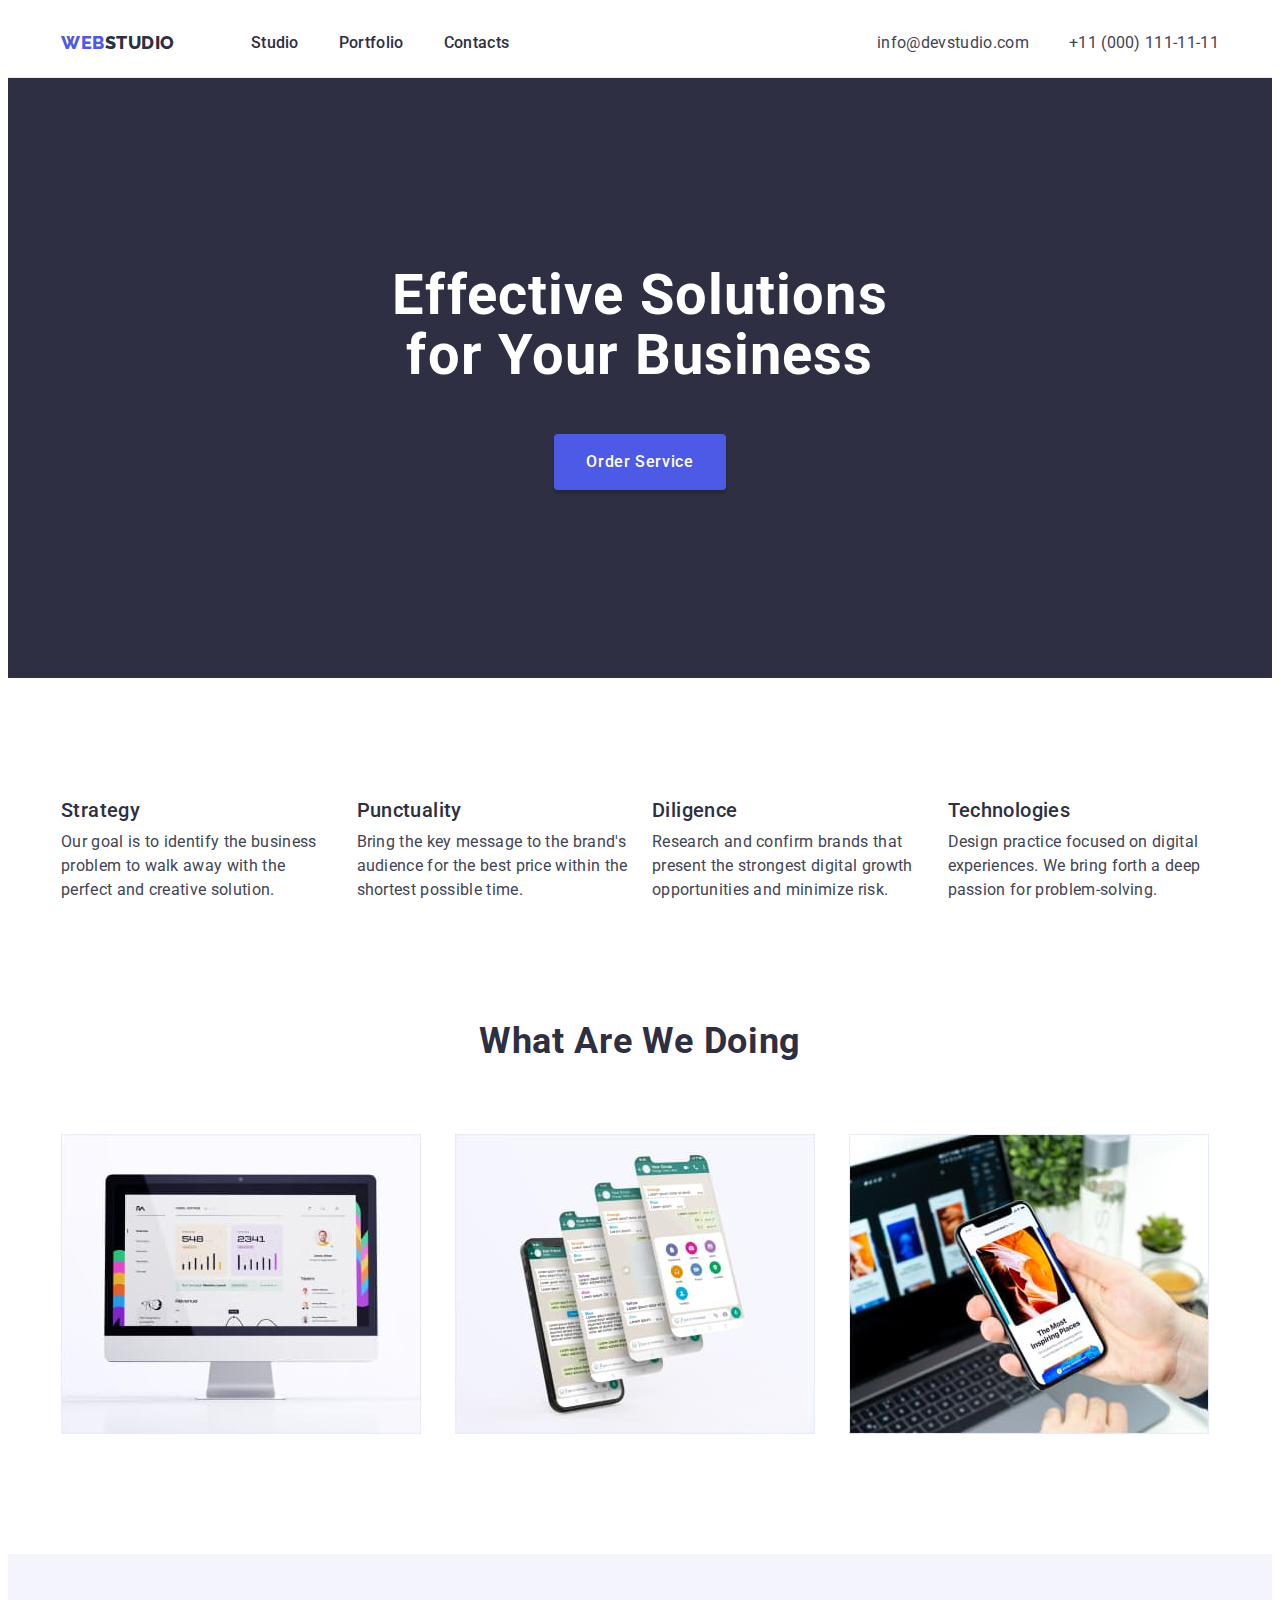
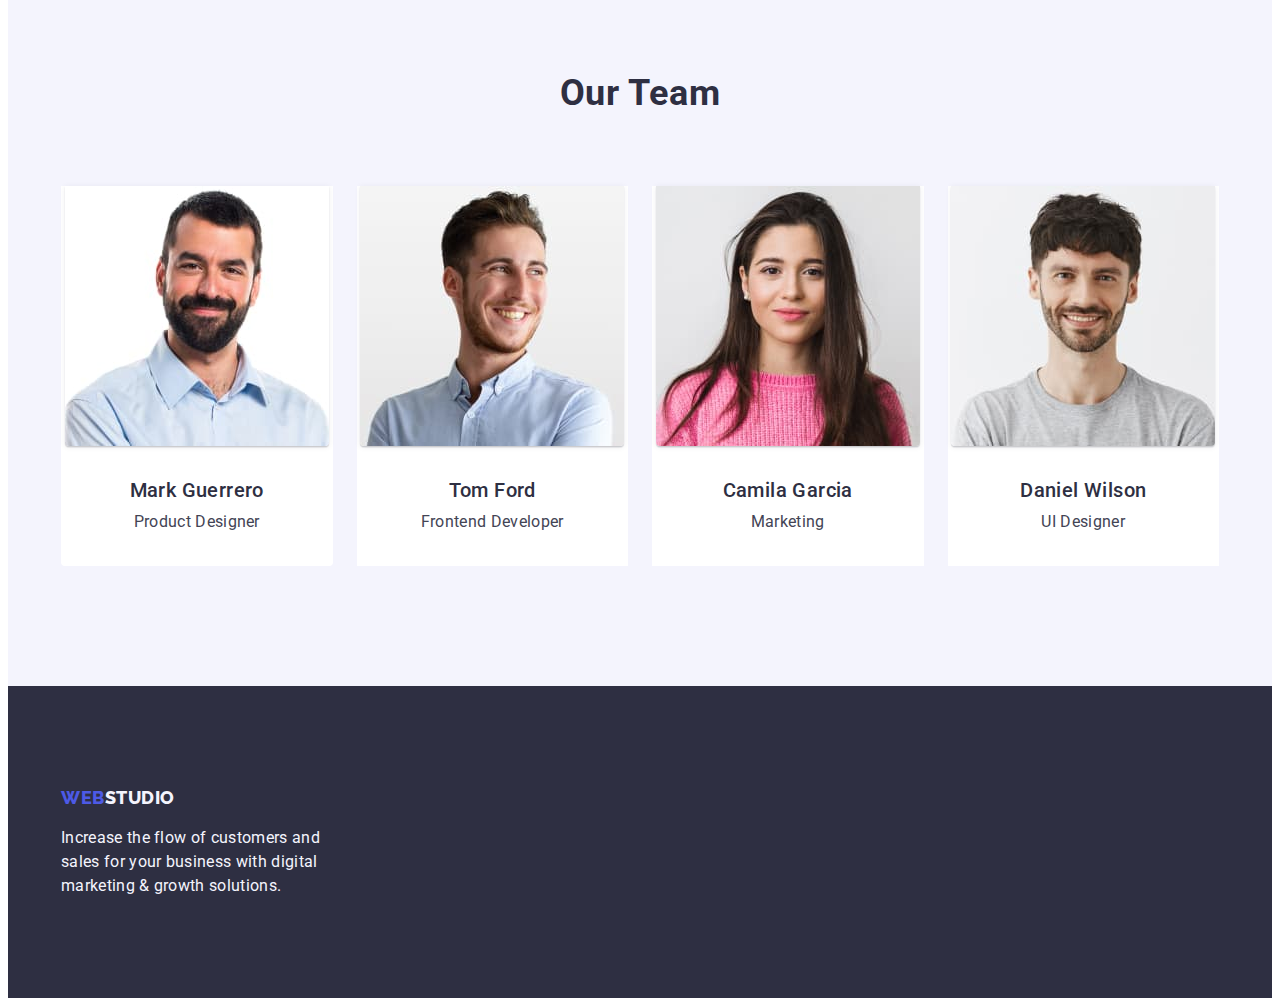
<file: index.html>
<!DOCTYPE html>
<html lang="en">
<head>
    <meta charset="utf-8">
    <title>WebStudio</title>
    <link rel="stylesheet" href="https://cdnjs.cloudflare.com/ajax/libs/modern-normalize/2.0.0/modern-normalize.min.css" integrity="sha512-4xo8blKMVCiXpTaLzQSLSw3KFOVPWhm/TRtuPVc4WG6kUgjH6J03IBuG7JZPkcWMxJ5huwaBpOpnwYElP/m6wg==" crossorigin="anonymous" referrerpolicy="no-referrer">
    <link rel="stylesheet" href="https://fonts.googleapis.com/css2?family=Roboto:wght@400;500;700;900&display=swap">
    <link rel="stylesheet" href="https://fonts.googleapis.com/css2?family=Raleway:wght@800&display=swap">
    <link rel="stylesheet" href="./css/styles.css">
</head>

        <body>
            <header class="header">
                <div class="container header-container">
                <nav class="header-navigation">
                    <a class="header-logo link" href="./index.html">Web<span class="header-logo-color link">Studio</span>  
                    </a>
        
                    <ul class="header-menu-list list">
                        <li class="header-menu-item"><a class="header-menu-link link" href="./index.html">Studio</a></li>
                        <li class="header-menu-item"><a class="header-menu-link link" href="./portfolio.html">Portfolio</a></li>
                        <li class="header-menu-item"><a class="header-menu-link link" href="">Contacts</a></li>
                    </ul>
                </nav>

    <address class="header-address-contact">
        <ul class="header-address-list list">
            <li class="header-address-item"><a class="header-address-link link" href="mailto:info@devstudio.com">info@devstudio.com</a></li>
            <li class="header-address-item"><a class="header-address-link link" href="tel:+110001111111">+11 (000) 111-11-11</a></li>
        </ul>
    </address>
    </div>
    </header>

        <main>
            <section class="hero">
                <div class="container">
                <h1 class="hero-title">Effective Solutions
                    for Your Business</h1>
                <button type="button" class="hero-btn">Order Service</button>
            </div>
            </section>

            <section class="advantages">
                <div class="container">
                <h2 class="visually-hidden">Advantages</h2>
                <ul class="advantages-list list">
                    <li class="advantages-item">
                        <h3 class="advantages-subtitle">Strategy</h3>
                        <p class="advantages-text">Our goal is to identify the business
                            problem to walk away with the perfect and creative solution. </p>
                    </li>
                    <li class="advantages-item">
                        <h3 class="advantages-subtitle">Punctuality</h3>
                        <p class="advantages-text">Bring the key message to the brand's audience for the best price within the shortest possible time.</p>
                    </li>
                    <li class="advantages-item">
                        <h3 class="advantages-subtitle">Diligence</h3>
                        <p class="advantages-text">Research and confirm brands that present the strongest digital growth opportunities and minimize risk.</p>
                    </li>
                    <li class="advantages-item">
                        <h3 class="advantages-subtitle">Technologies</h3>
                        <p class="advantages-text">Design practice focused on digital experiences. We bring forth a deep passion for problem-solving.</p>
                    </li>
                </ul>
            </div>
            </section>

            <section class="description">
                <div class="container">
                <h2 class="description-subtitle">What are we doing</h2>
                <ul class="description-list list">
                    <li class="description-item"><img class="description-img" src="./images/img-1-device.jpg" width="360" height="300" alt="picture-of-computer"></li>
                    <li class="description-item"><img class="description-img" src="./images/img-2-device.jpg" width="360" height="300"  alt="picture-of-screen-messenger"></li>
                    <li class="description-item"><img class="description-img" src="./images/img-3-device.jpg" width="360" height="300"  alt="picture-of-phone"></li>
                </ul>
            </div>
            </section>

            <section class="team">
                <div class="container">
                <h2 class="team-title">Our Team</h2>
                <ul class="team-list list">
                    <li class="team-item">
                        <img class="team-img" src="./images/img-team-1.jpg" width="264" height="260" alt="picture-of-Product-Designer">
                        <div class="team-worker">  
                        <h3 class="team-subtitle">Mark Guerrero</h3>
                            <p class="team-text">Product Designer</p>
                        </div> 
                    </li>
                    <li class="team-item">
                        <img class="team-img" src="./images/img-team-2.jpg" width="264" height="260" alt="picture-of-Frontend-Developer">
                        <div class="team-worker">     
                        <h3 class="team-subtitle">Tom Ford</h3>
                            <p class="team-text">Frontend Developer</p>
                            </div>
                    </li>
                    <li class="team-item">
                        <img class="team-img" src="./images/img-team-3.jpg" width="264" height="260" alt="picture-of-Marketing">
                        <div class="team-worker">    
                        <h3 class="team-subtitle">Camila Garcia</h3>
                            <p class="team-text">Marketing</p>
                        </div>
                    </li>
                    <li class="team-item">
                        <img class="team-img" src="./images/img-team-4.jpg" width="264" height="260" alt="picture-of-UI-Designer">
                        <div class="team-worker">     
                        <h3 class="team-subtitle">Daniel Wilson</h3>
                            <p class="team-text">UI Designer</p>
                        </div>
                    </li>
                </ul>
            </div>
            </section>
        </main>

    <footer class="footer-item">
        <div class="container">
            <a href="./index.html" class="logo-link link">Web<span class="footer-logo">Studio</span></a>
            <p class="footer-text">Increase the flow of customers and sales for your business with digital marketing & growth solutions.</p>
        </div>
    </footer>
</body>
</html>
</file>
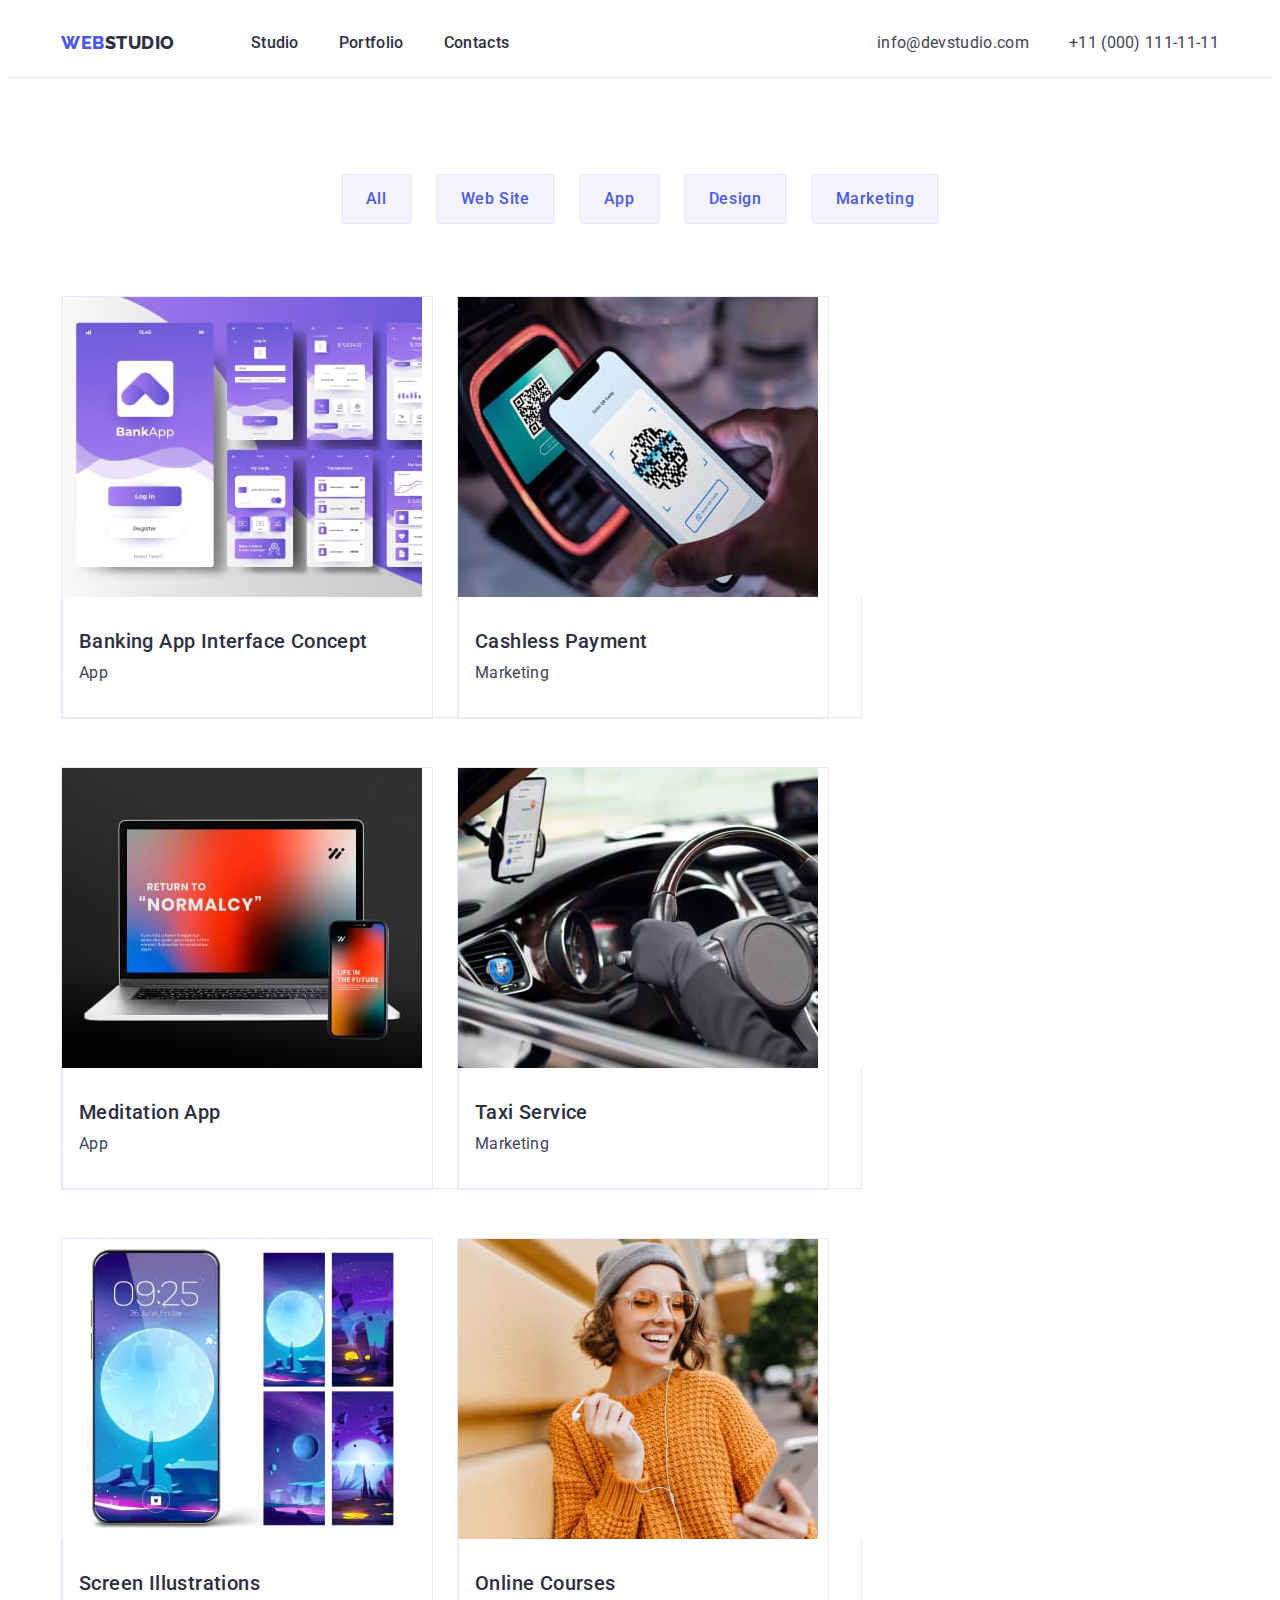
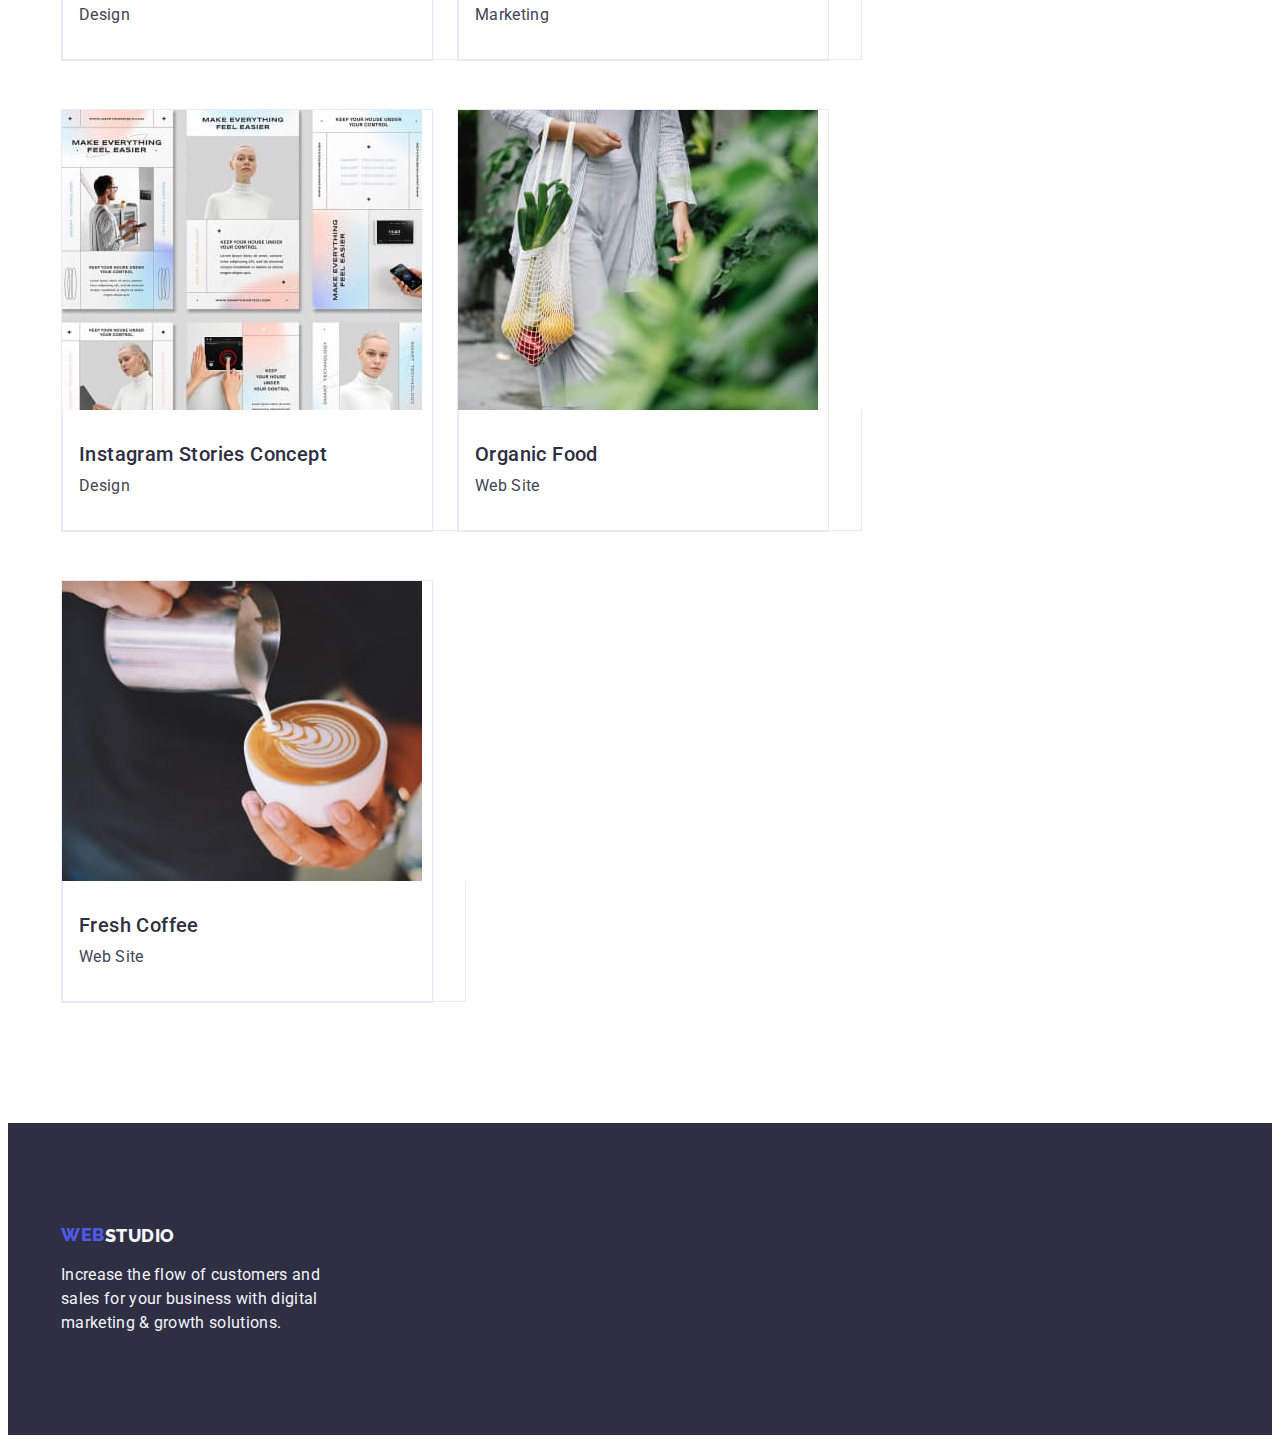
<file: portfolio.html>
<!DOCTYPE html>
<html lang="en">
<head>
    <meta charset="utf-8">
    <title>WebStudio</title>
    <link rel="stylesheet" href="https://cdnjs.cloudflare.com/ajax/libs/modern-normalize/2.0.0/modern-normalize.min.css" integrity="sha512-4xo8blKMVCiXpTaLzQSLSw3KFOVPWhm/TRtuPVc4WG6kUgjH6J03IBuG7JZPkcWMxJ5huwaBpOpnwYElP/m6wg==" crossorigin="anonymous" referrerpolicy="no-referrer">
    <link rel="stylesheet" href="https://fonts.googleapis.com/css2?family=Roboto:wght@400;500;700;900&display=swap">
    <link rel="stylesheet" href="https://fonts.googleapis.com/css2?family=Raleway:wght@800&display=swap">
    <link rel="stylesheet" href="./css/styles.css">
</head>
        <body class="portfolio-bg">
            <header class="header">
                <div class="container header-container">
                <nav class="header-navigation">
                    <a class="header-logo link" href="./index.html">Web<span class="header-logo-color link">Studio</span></a>
        
        <ul class="header-menu-list list">
            <li class="header-menu-item"><a class="header-menu-link link" href="./index.html">Studio</a></li>
            <li class="header-menu-item"><a class="header-menu-link link" href="./portfolio.html">Portfolio</a></li>
            <li class="header-menu-item"><a class="header-menu-link link" href="">Contacts</a></li>
        </ul>
        </nav>
        <address class="header-address-contact">
            <ul class="header-address-list list">
                <li class="header-address-item"><a class="header-address-link link" href="mailto:info@devstudio.com">info@devstudio.com</a></li>
                <li class="header-address-item"><a class="header-address-link link" href="tel:+110001111111">+11 (000) 111-11-11</a></li>
            </ul>
        </address>
    </div>
    </header>

        <main>
            <section class="portfolio-category">
                <div class="container">
                <h1 class="visually-hidden">Portfolio Category</h1>
            <ul class="portfolio-category-list list">
                <li class="portfolio-category-item"><button type="button" class="portfolio-category-btn">All</button></li>
                <li class="portfolio-category-item"><button type="button" class="portfolio-category-btn">Web Site</button></li>
                <li class="portfolio-category-item"><button type="button" class="portfolio-category-btn">App</button></li>
                <li class="portfolio-category-item"><button type="button" class="portfolio-category-btn">Design</button></li>
                <li class="portfolio-category-item"><button type="button" class="portfolio-category-btn">Marketing</button></li>
            </ul>
            
            <ul class="tabs-list list">
                <li class="tabs-item">
                    <a class="tabs-link link" href="">
                        <img class="tabs-img" 
                        src="./images/img-1-portfolio.jpg" 
                        width="360" 
                        height="300" 
                        alt="picture-of-banking-app-interface">
                    <div class="container tabs-content">
                        <h2 class="tabs-title">Banking App Interface Concept</h2>
                        <p class="tabs-text">App</p></div></a></li>
                <li class="tabs-item">
                    <a class="tabs-link link" href="">
                        <img class="tabs-img" 
                        src="./images/img-2-portfolio.jpg" 
                        width="360" 
                        height="300" 
                        alt="picture-of-cashless-payment">
                    <div class="container tabs-content">
                        <h2 class="tabs-title">Cashless Payment</h2>
                        <p class="tabs-text">Marketing</p></div></a></li>
                <li class="tabs-item">
                    <a class="tabs-link link" href="">
                        <img class="tabs-img" 
                        src="./images/img-3-portfolio.jpg" 
                        width="360" 
                        height="300" 
                        alt="picture-of-meditation-app">
                    <div class="container tabs-content">
                        <h2 class="tabs-title">Meditation App</h2>
                        <p class="tabs-text">App</p></div></a></li>
                <li class="tabs-item">
                    <a class="tabs-link link" href="">
                        <img class="tabs-img" 
                        src="./images/img-4-portfolio.jpg" 
                        width="360" 
                        height="300" 
                        alt="picture-of-taxi-service">
                    <div class="container tabs-content">
                        <h2 class="tabs-title">Taxi Service</h2>
                        <p class="tabs-text">Marketing</p></div></a></li>
                <li class="tabs-item">
                    <a class="tabs-link link" href="">
                        <img class="tabs-img" 
                        src="./images/img-5-portfolio.jpg" 
                        width="360" 
                        height="300" 
                        alt="picture-of-screen-illustration">
                    <div class="container tabs-content">
                        <h2 class="tabs-title">Screen Illustrations</h2>
                        <p class="tabs-text">Design</p></div></a></li>
                <li class="tabs-item">
                    <a class="tabs-link link" href="">
                        <img class="tabs-img" 
                        src="./images/img-6-portfolio.jpg" 
                        width="360" 
                        height="300" 
                        alt="picture-of-online-courses">
                    <div class="container tabs-content">
                        <h2 class="tabs-title">Online Courses</h2>
                        <p class="tabs-text">Marketing</p></div></a></li>
                <li class="tabs-item">
                    <a class="tabs-link link" href="">
                        <img class="tabs-img" 
                        src="./images/img-7-portfolio.jpg" 
                        width="360" 
                        height="300" 
                        alt="picture-of-instagram-stories-concept">
                    <div class="container tabs-content">
                        <h2 class="tabs-title">Instagram Stories Concept</h2>
                        <p class="tabs-text">Design</p></div></a></li>
                <li class="tabs-item">
                    <a class="tabs-link link" href="">
                        <img class="tabs-img" 
                        src="./images/img-8-portfolio.jpg" 
                        width="360" 
                        height="300" 
                        alt="picture-of-organic-food">
                    <div class="container tabs-content">
                        <h2 class="tabs-title">Organic Food</h2>
                        <p class="tabs-text">Web Site</p></div></a></li>
                <li class="tabs-item">
                    <a class="tabs-link link" href="">
                        <img class="tabs-img" 
                        src="./images/img-9-portfolio.jpg" 
                        width="360" 
                        height="300" 
                        alt="picture-of-fresh-coffee">
                    <div class="container tabs-content">
                        <h2 class="tabs-title">Fresh Coffee</h2>
                        <p class="tabs-text">Web Site</p></div></a></li>
            </ul>
    </div>
</section>
</main>

<footer class="footer-item">
    <div class="container">
        <a href="./index.html" class="logo-link link">Web<span class="footer-logo">Studio</span></a>
        <p class="footer-text">Increase the flow of customers and sales for your business with digital marketing & growth solutions.</p>
    </div>
</footer>
</body>
</html>
</file>
<file: css/styles.css>
:root {
--main-cl: #2E2F42;
--slate-cl: #434455;
--iris-cl: #4D5AE5;
--ocean-cl: #404BBF;
--cloud-cl: #F4F4FD;
----cornflower: #E7E9FC;
--white-cl: #FFF;
}
/*reset start*/
body {
font-family: 'Roboto', sans-serif;
background-color: var(--white-cl);
color: var(--slate-cl);
}

.link {
text-decoration: none;
}

.list {
list-style-type: none;
}

p, h1,h2,h3,h4,h5,h6 {
margin-top: 0;
margin-bottom: 0;
}

ul, ol {
padding-left: 0;
margin-top: 0;
margin-bottom: 0;
}
/*reset end*/

.visually-hidden {
position: absolute;
width: 1px;
height: 1px;
margin: -1px;
border: 0;
padding: 0;

white-space: nowrap;
clip-path: inset(100%);
clip: rect(0 0 0 0);
overflow: hidden;
}

.container {
width: 100%;
max-width: 1158px;
padding-left: 15px;
padding-right: 15px;
margin: 0 auto;
}

/*!-----------------------HEADER-----------------------*/

.header {
border-bottom: 1px solid #e7e9fc
}

.header-container {
display: flex;
align-items: center;
}

.header-logo {
font-family: Raleway, sans-serif;
color: var(--iris-cl);
font-size: 18px;
font-weight: 800;
line-height: 1.16;
letter-spacing: 0.03em;
text-transform: uppercase;
line-height: 1.17;
padding: 24px 0;
margin-right: 76px;
}

.header-logo-link {
padding-top: 24px;
padding-bottom: 24px;
}

.header-logo-color {
color: var(--main-cl);
}

.header-navigation {
display: flex;
align-items: center;
}

.header-menu-list {
display: flex;
gap: 40px;
}

.head-menu-item {
border-bottom: 1px solid #e7e9fc;
}

.header-menu-link {
font-size: 16px;
font-weight: 500;
line-height: 1.50;
letter-spacing: 0.02em;
color: var(--main-cl);
padding: 24px 0;
}

.header-menu-link:hover, .header-menu-link:focus {
color: var(--ocean-cl);
}

.header-address-contact {
margin-left: auto;
}

.header-address-list {
display: flex;
gap: 40px;
}


.header-address-contact {
font-style: normal;
}

.header-address-link {
font-size: 16px;
line-height: 1.50;
letter-spacing: 0.02em;
color: var(--slate-cl);
padding: 24px 0;
}

.header-address-link:hover, .header-address-link:focus {
color: var(--ocean-cl);
}

/**-----------------------HERO-----------------------*/

.hero {
background-color: var(--main-cl);
padding-top: 188px;
padding-bottom: 188px;
margin: 0 auto;
}

.hero-title {
font-size: 56px;
line-height: 1.07;
letter-spacing: 0.02em;
text-align: center;
color: var(--white-cl);
max-width: 496px;
padding-left: auto;
padding-right: auto;
margin-right: auto;
margin-left: auto;
margin-bottom: 48px;
height: 120px;
}

.hero-btn {
font-family: Roboto, sans-serif;
font-size: 16px;
font-weight: 500;
line-height: 1.50;
letter-spacing: 0.04em;
color: var(--white-cl);
cursor: pointer;
background: var(--iris);
background-color: var(--iris-cl);
display: block;
padding: 16px 32px;
align-items: flex-start;
gap: 10px;
border-radius: 4px;
box-shadow: 0px 4px 4px 0px rgba(0, 0, 0, 0.15);
border: none;
margin: 0 auto;
min-width: 169px;
}

.hero-btn:hover, .hero-btn:focus {
background-color: var(--ocean-cl);
}

/*?-----------------------ADVANTAGES-----------------------*/

.advantages {
padding-top: 120px;
padding-bottom: 120px;
}


.advantages-list {
display: flex;
gap: 24px;
margin: 0;
}

.advantages-item {
width: calc((100% - 2 * 24px) /4);
}

.advantages-subtitle {
font-size: 20px;
font-weight: 500;
line-height: 1.20;
letter-spacing: 0.02em;
color: var(--main-cl);
margin-bottom: 8px;
}

.advantages-text {
font-size: 16px;
line-height: 1.50;
letter-spacing: 0.02em;
color: var(--slate-cl);
}

/**-----------------------DESCRIPTION-----------------------*/

.description{
padding-bottom: 120px;
}

.description-subtitle {
font-size: 36px;
line-height: 1.11;
letter-spacing: 0.02em;
text-transform: capitalize;
text-align: center;
color: var(--main-cl);
margin-bottom: 72px;
}

.description-list {
display: flex;
gap: 24px;
}

.description-item {
width: calc((100% - 48px) /3);
}

.description-img{
display: block;
}


/*!-----------------------TEAM-----------------------*/

.team {
background-color: var(--cloud-cl);
padding-top: 120px;
padding-bottom: 120px;
}


.team-list {
display: flex;
gap: 24px;
}

.team-list .team-item:first-child {
border-radius: 0px 0px 4px 4px;
}

.team-img {
display: block;
padding-bottom: 0px;
flex-direction: column;
justify-content: center;
align-items: center;
gap: 32px;
border-radius: 0px 0px 4px 4px;
background: var(--white, #FFF);
box-shadow: 0px 2px 1px 0px rgba(46, 47, 66, 0.08), 0px 1px 1px 0px rgba(46, 47, 66, 0.16), 0px 1px 6px 0px rgba(46, 47, 66, 0.08);
}

.team-item {
width: calc((100% - 72px) /4);
background-color: var(--white-cl);
display: inline-flex;
padding-bottom: 0px;
flex-direction: column;
justify-content: center;
align-items: center;
}


.team-title {
font-size: 36px;
line-height: 1.11;
letter-spacing: 0.02em;
text-transform: capitalize;
text-align: center;
color: var(--main-cl);
margin-bottom: 72px;
}

.team-subtitle {
font-size: 20px;
font-weight: 500;
line-height: 1.20;
letter-spacing: 0.02em;
text-align: center;
color: var(--main-cl);
margin-bottom: 8px;
}

.team-text {
font-size: 16px;
line-height: 1.50;
letter-spacing: 0.02em;
text-align: center;
color: var(--slate-cl);
margin-top: 8px;
}

.team-worker {
padding-top: 32px;
padding-bottom: 32px;
}

/*?-----------------------FOOTER-----------------------*/

.footer-item {
background-color: var(--main-cl);
padding-top: 100px;
padding-bottom: 100px;
}

.logo-link {
font-family: Raleway, sans-serif;
color: var(--iris-cl);
font-size: 18px;
font-weight: 800;
line-height: 1.17;
letter-spacing: 0.03em;
text-transform: uppercase;
text-decoration: none;
display: inline-block;
height: 24px;
align-items: center;
flex-shrink: 0;
margin-bottom: 16px;
}

.footer-logo {
font-family: Raleway, sans-serif;
color: var(--cloud-cl);
font-size: 18px;
font-weight: 800;
line-height: 1.17;
letter-spacing: 0.03em;
text-transform: uppercase;
text-decoration: none;
display: inline-flex;
height: 24px;
align-items: center;
flex-shrink: 0;
}

.footer-text {
font-family: Roboto;
font-size: 16px;
line-height: 1.50;
letter-spacing: 0.02em;
color: var(--cloud-cl);
width: 264px;
}

/**-----------------------PORTFOLIO-CATEGORY-----------------------*/

.portfolio-bg {
color: var(--slate-cl);
}

.portfolio-category {
padding-top: 96px;
padding-bottom: 120px;
}

.portfolio-category-list {
list-style: none;
display: flex;
gap: 24px;
align-items: flex-start;
justify-content: center;
margin-bottom: 72px;
}

.portfolio-category-btn {
font-family: Roboto, sans-serif;
font-size: 16px;
font-weight: 500;
line-height: 1.50;
letter-spacing: 0.04em;
color: var(--iris-cl);
cursor: pointer;
background-color: var(--cloud-cl);
padding: 12px 24px 12px 24px;
border: none;
border: 1px solid #e7e9fc;
border-radius: 4px;
}

.portfolio-category-btn:hover, .portfolio-category-btn:focus {
color: var(--white-cl);
background-color: var(--ocean-cl);
border: 1px solid transparent;
}

/*?-----------------------TABS-----------------------*/

.tabs-list {
list-style: none;
display: flex;
flex-wrap: wrap;
gap: 48px 24px;
column-gap: 24px;
row-gap: 48px;
}

.tabs-item {
width: calc((100% - 48px) / 3);
background-color: var(--white, #FFF);
border: 1px solid var(--cornflower, #E7E9FC);
display: flex; 
flex-direction: column; 
}

.tabs-img{
display: block;
max-width: 100%;
height: auto;
}

.tabs-link {
text-decoration: none;
}

.tabs-content {
padding: 32px 16px;
border: 1px solid #e7e9fc; 
border-top: none;
}


.tabs-title {
font-size: 20px;
font-weight: 500;
line-height: 1.2;
letter-spacing: 0.02em;
color: var(--main-cl);
margin-bottom: 8px;
}

.tabs-text {
font-size: 16px;
line-height: 24px;
letter-spacing: 0.32px;
color: var(--slate-cl);
}
</file>
